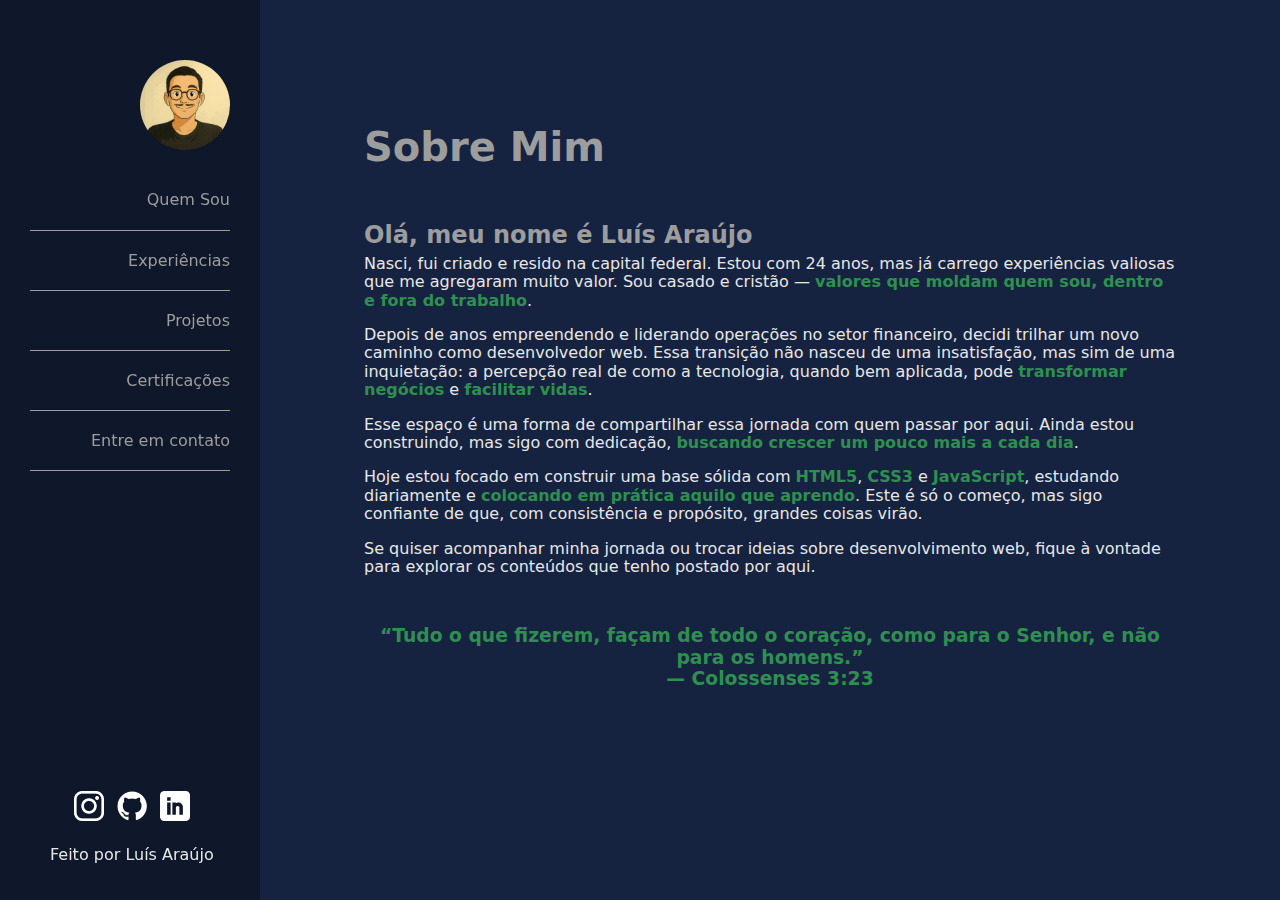
<file: index.html>
<!DOCTYPE html>
<html lang="pt-br">
  <head>
    <meta charset="UTF-8" />
    <meta name="viewport" content="width=device-width, initial-scale=1.0" />
    <title>Who I am</title>

    <link rel="stylesheet" href="CSS/normalize.css" />
    <link rel="stylesheet" href="CSS/style.css" />
  </head>
  <body>
    <header class="main-header">
      <nav class="main-nav">
        <a href="#"
          ><img
            src="images/ChatGPT Image 26 de abr. de 2025, 18_56_52.png"
            alt="imagem do perfil do usuário"
            class="image-profile"
        /></a>

        <ul>
          <li><a href="index.html">Quem Sou</a></li>
          <li><a href="experiences.html">Experiências</a></li>
          <li><a href="projects.html">Projetos</a></li>
          <li><a href="certifications.html">Certificações</a></li>
          <li><a href="my-social-media.html">Entre em contato</a></li>
        </ul>
      </nav>

      <div class="footer-credit">
        <div>
          <a
            href="https://www.instagram.com/luis.vinicius.santos"
            target="_blank"
          >
            <img src="/images/insta.png" alt="instagram" />
          </a>
          <a href="https://github.com/LuisAraujo-Dev" target="_blank">
            <img src="/images/igithub-removebg-preview.png" alt="github" />
          </a>
          <a
            href="https://www.linkedin.com/in/lu%C3%ADs-ara%C3%BAjo-67207526a/"
            target="_blank"
          >
            <img src="/images/Linkedin.png" alt="likedin" />
          </a>
        </div>
        <p>Feito por Luís Araújo</p>
      </div>
    </header>
    <main class="main">
      <h1>Sobre Mim</h1>
      <article>
        <h2>Olá, meu nome é Luís Araújo</h2>
        <div>
          <p>
            Nasci, fui criado e resido na capital federal. Estou com 24 anos,
            mas já carrego experiências valiosas que me agregaram muito valor.
            Sou casado e cristão —
            <span>valores que moldam quem sou, dentro e fora do trabalho</span>.
          </p>

          <p>
            Depois de anos empreendendo e liderando operações no setor
            financeiro, decidi trilhar um novo caminho como desenvolvedor web.
            Essa transição não nasceu de uma insatisfação, mas sim de uma
            inquietação: a percepção real de como a tecnologia, quando bem
            aplicada, pode
            <span>transformar negócios</span> e <span>facilitar vidas</span>.
          </p>

          <p>
            Esse espaço é uma forma de compartilhar essa jornada com quem passar
            por aqui. Ainda estou construindo, mas sigo com dedicação,
            <span>buscando crescer um pouco mais a cada dia</span>.
          </p>
          <p>
            Hoje estou focado em construir uma base sólida com
            <span>HTML5</span>, <span>CSS3</span> e <span>JavaScript</span>,
            estudando diariamente e
            <span>colocando em prática aquilo que aprendo</span>. Este é só o
            começo, mas sigo confiante de que, com consistência e propósito,
            grandes coisas virão.
          </p>
        </div>

        <p>
          Se quiser acompanhar minha jornada ou trocar ideias sobre
          desenvolvimento web, fique à vontade para explorar os conteúdos que
          tenho postado por aqui.
        </p>

        <h3
          style="
            display: flex;
            text-align: center;
            justify-content: center;
            padding-top: 3rem;
          "
        >
          “Tudo o que fizerem, façam de todo o coração, como para o Senhor, e
          não para os homens.” <br />
          — Colossenses 3:23
        </h3>
      </article>
    </main>
  </body>
</html>
</file>
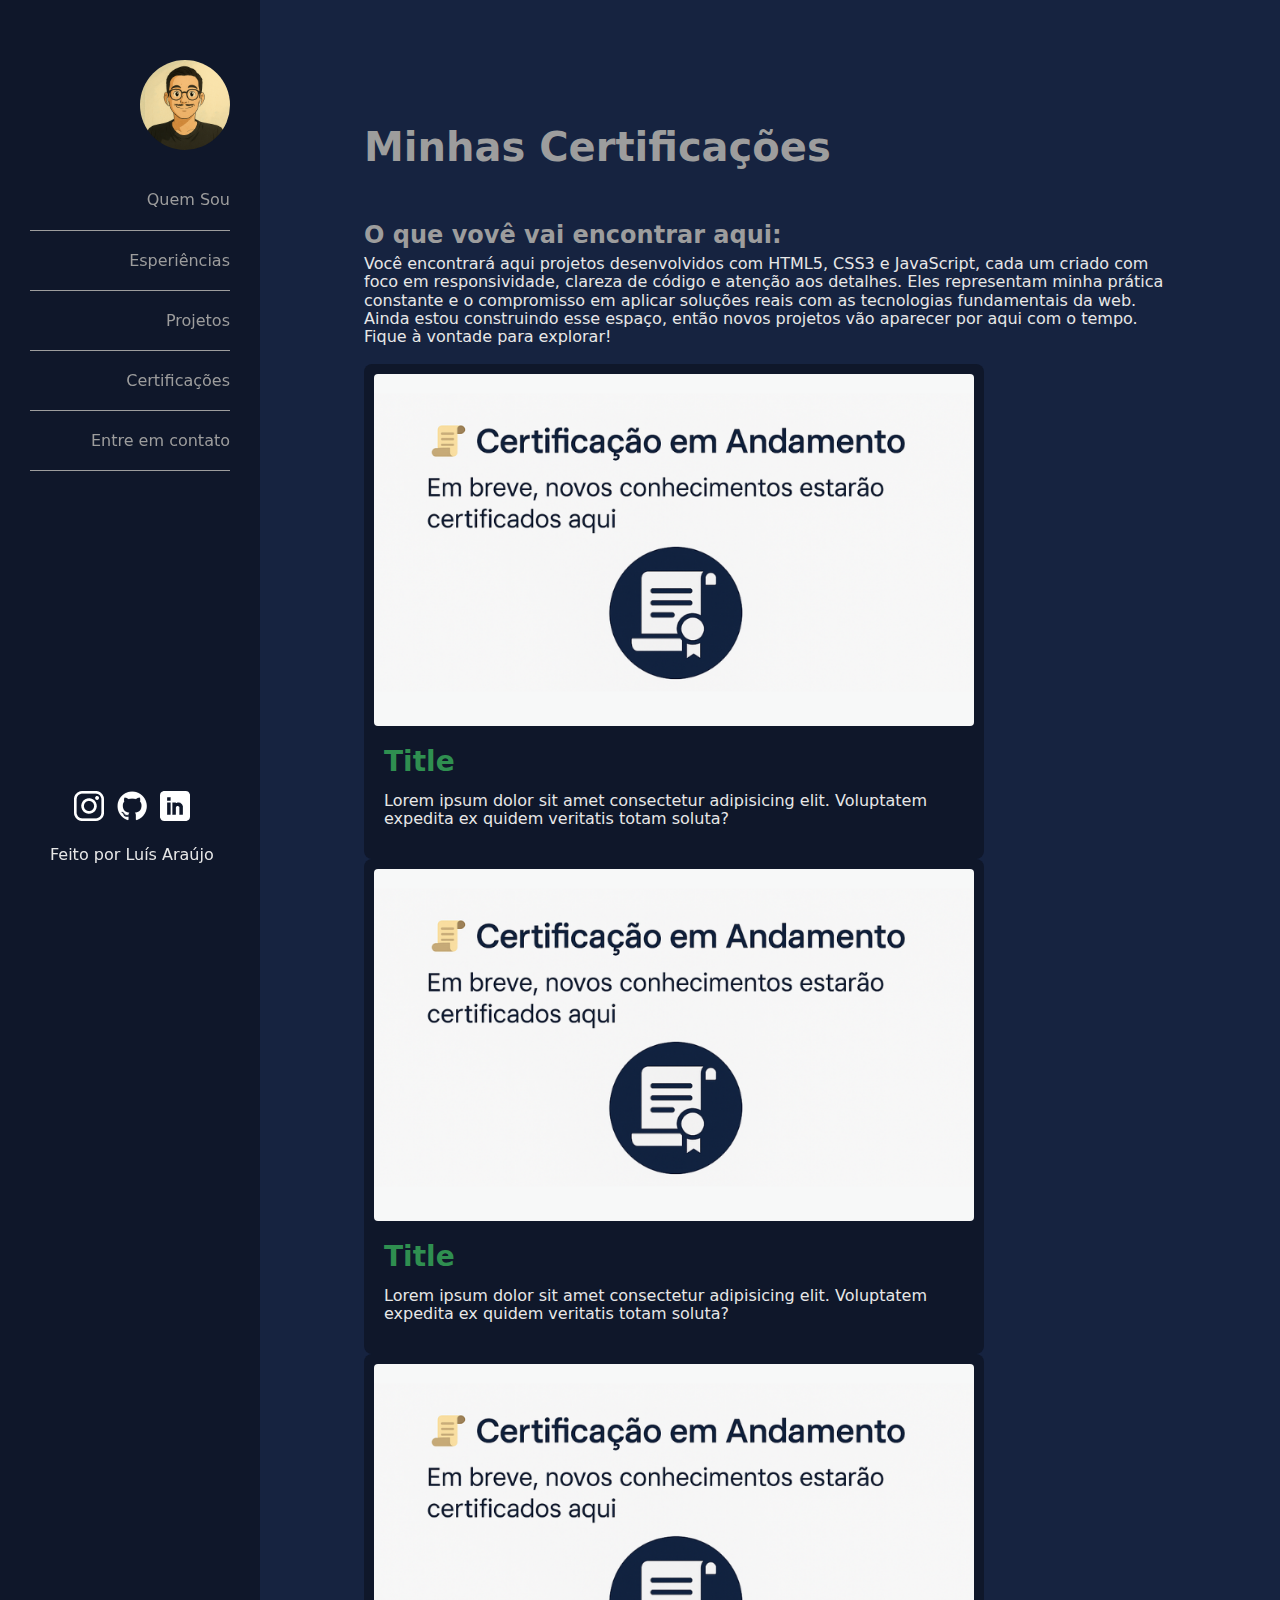
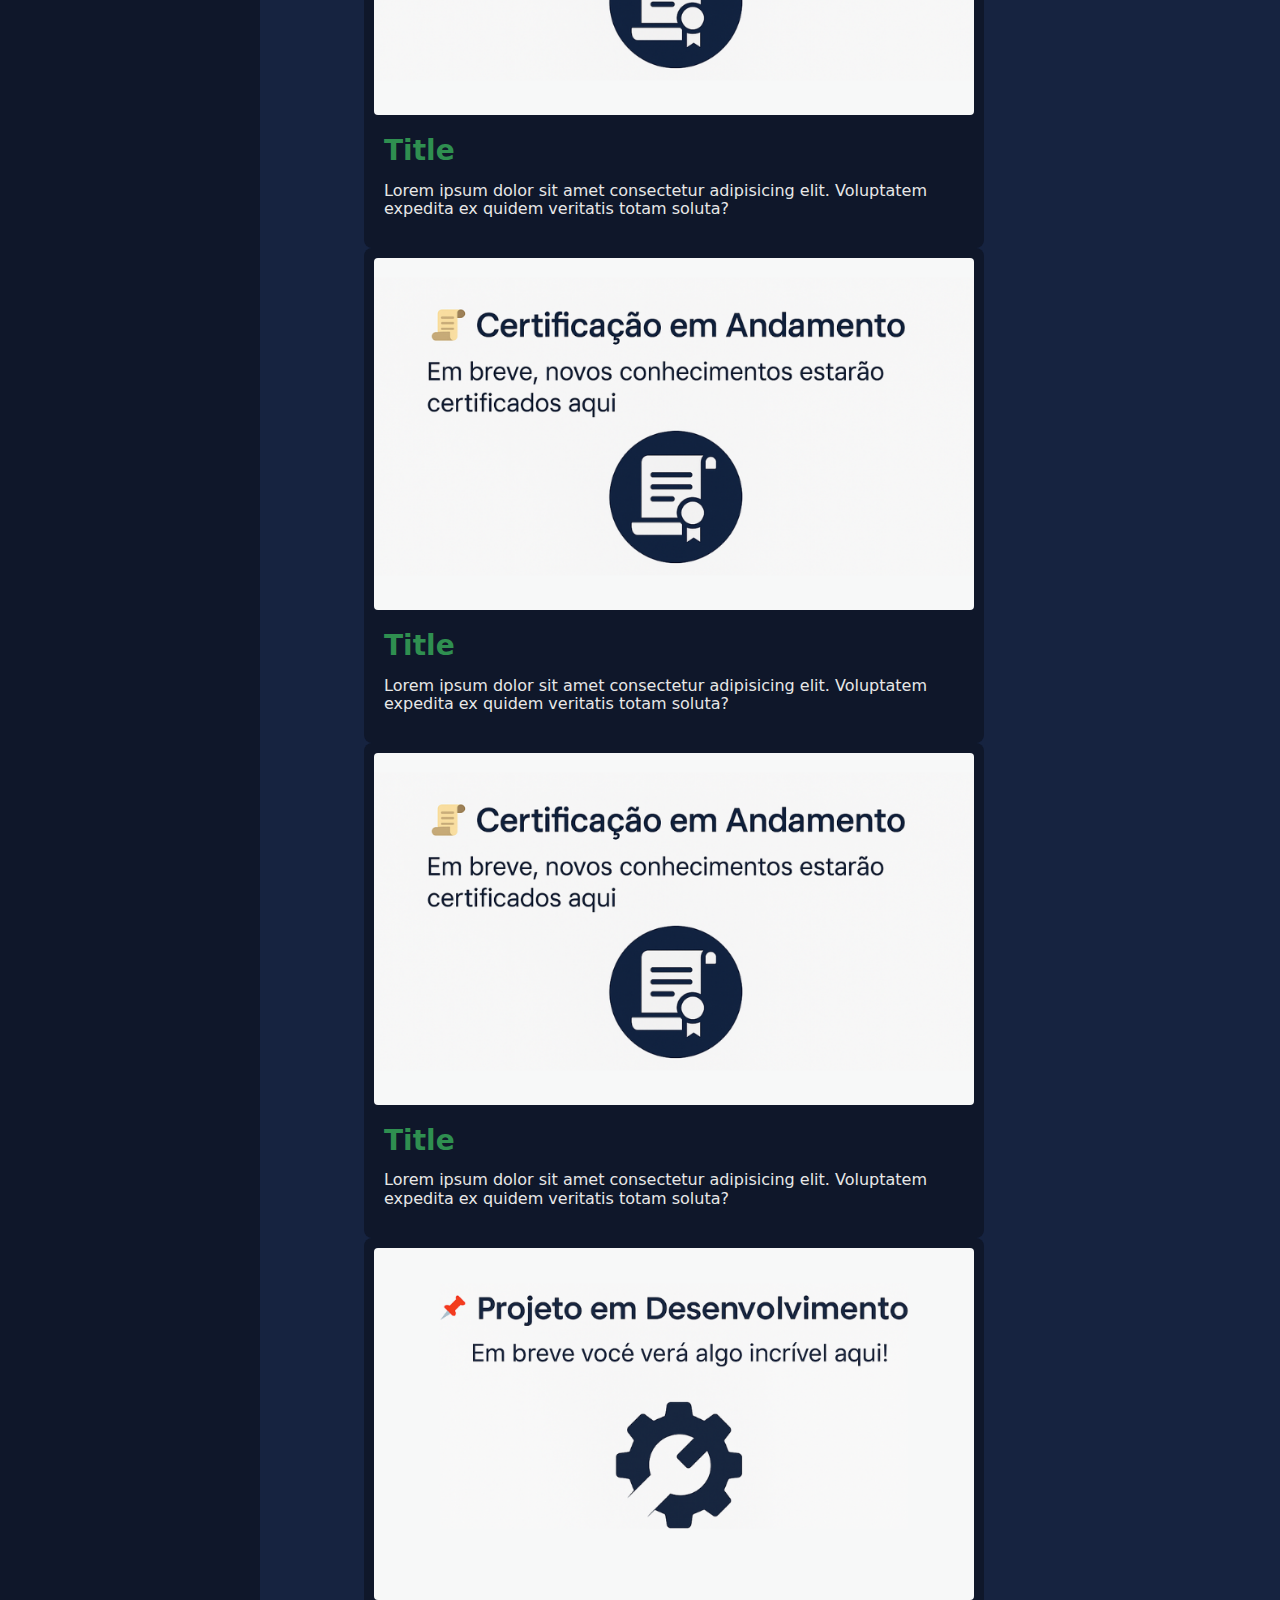
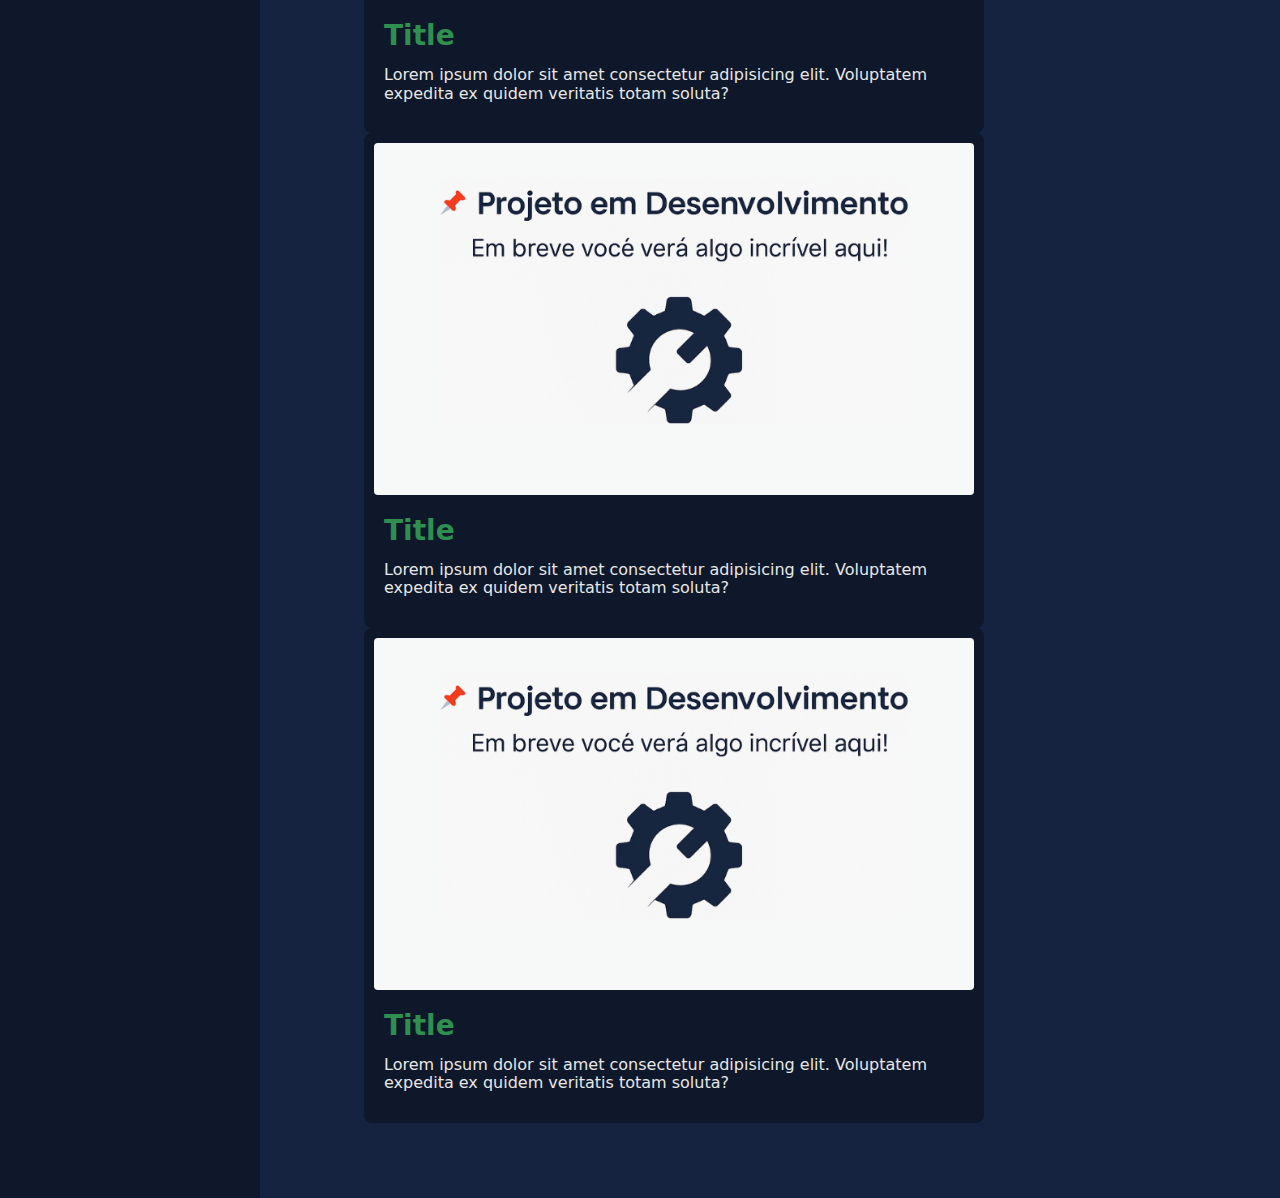
<file: certifications.html>
<!DOCTYPE html>
<html lang="pt-br">
  <head>
    <meta charset="UTF-8" />
    <meta name="viewport" content="width=device-width, initial-scale=1.0" />
    <title>My Cerfications</title>

    <link rel="stylesheet" href="CSS/normalize.css" />
    <link rel="stylesheet" href="CSS/style.css" />
  </head>
  <body>
    <header class="main-header">
      <nav class="main-nav">
        <a href="#"
          ><img
            src="images/ChatGPT Image 26 de abr. de 2025, 18_56_52.png"
            alt="imagem do perfil do usuário"
            class="image-profile"
        /></a>

        <ul>
          <li><a href="index.html">Quem Sou</a></li>
          <li><a href="experiences.html">Esperiências</a></li>
          <li><a href="projects.html">Projetos</a></li>
          <li><a href="certifications.html">Certificações</a></li>
          <li><a href="my-social-media.html">Entre em contato</a></li>
        </ul>
      </nav>

      <div class="footer-credit">
        <div>
          <a href="https://www.instagram.com/luisaraujo.dev" target="_blank">
            <img src="/images/insta.png" alt="instagram" />
          </a>
          <a href="https://github.com/LuisAraujo-Dev" target="_blank">
            <img src="/images/igithub-removebg-preview.png" alt="github" />
          </a>
          <a
            href="https://www.linkedin.com/in/lu%C3%ADs-ara%C3%BAjo-dev/"
            target="_blank"
          >
            <img src="/images/Linkedin.png" alt="likedin" />
          </a>
        </div>
        <p>Feito por Luís Araújo</p>
      </div>
    </header>
    <main class="main">
      <h1>Minhas Certificações</h1>
      <article>
        <h2>O que vovê vai encontrar aqui:</h2>
        <p>
          Você encontrará aqui projetos desenvolvidos com HTML5, CSS3 e
          JavaScript, cada um criado com foco em responsividade, clareza de
          código e atenção aos detalhes. Eles representam minha prática
          constante e o compromisso em aplicar soluções reais com as tecnologias
          fundamentais da web. <br />
          Ainda estou construindo esse espaço, então novos projetos vão aparecer
          por aqui com o tempo. Fique à vontade para explorar!
        </p>
      </article>

      <div class="certifications-cards">
        <article class="card">
          <img src="images/Certificações em Andamento.png" alt="" />
          <div class="card_content">
            <h3 class="card_title">Title</h3>
            <p>
              Lorem ipsum dolor sit amet consectetur adipisicing elit.
              Voluptatem expedita ex quidem veritatis totam soluta?
            </p>
          </div>
        </article>

        <article class="card">
          <img src="images/Certificações em Andamento.png" alt="" />
          <div class="card_content">
            <h3 class="card_title">Title</h3>
            <p>
              Lorem ipsum dolor sit amet consectetur adipisicing elit.
              Voluptatem expedita ex quidem veritatis totam soluta?
            </p>
          </div>
        </article>

        <article class="card">
          <img src="images/Certificações em Andamento.png" alt="" />
          <div class="card_content">
            <h3 class="card_title">Title</h3>
            <p>
              Lorem ipsum dolor sit amet consectetur adipisicing elit.
              Voluptatem expedita ex quidem veritatis totam soluta?
            </p>
          </div>
        </article>

        <article class="card">
          <img src="images/Certificações em Andamento.png" alt="" />
          <div class="card_content">
            <h3 class="card_title">Title</h3>
            <p>
              Lorem ipsum dolor sit amet consectetur adipisicing elit.
              Voluptatem expedita ex quidem veritatis totam soluta?
            </p>
          </div>
        </article>

        <article class="card">
          <img src="images/Certificações em Andamento.png" alt="" />
          <div class="card_content">
            <h3 class="card_title">Title</h3>
            <p>
              Lorem ipsum dolor sit amet consectetur adipisicing elit.
              Voluptatem expedita ex quidem veritatis totam soluta?
            </p>
          </div>
        </article>

        <article class="card">
          <img src="images/Proteto-em-desenvolvimento.png" alt="" />
          <div class="card_content">
            <h3 class="card_title">Title</h3>
            <p>
              Lorem ipsum dolor sit amet consectetur adipisicing elit.
              Voluptatem expedita ex quidem veritatis totam soluta?
            </p>
          </div>
        </article>

        <article class="card">
          <img src="images/Proteto-em-desenvolvimento.png" alt="" />
          <div class="card_content">
            <h3 class="card_title">Title</h3>
            <p>
              Lorem ipsum dolor sit amet consectetur adipisicing elit.
              Voluptatem expedita ex quidem veritatis totam soluta?
            </p>
          </div>
        </article>

        <article class="card">
          <img src="images/Proteto-em-desenvolvimento.png" alt="" />
          <div class="card_content">
            <h3 class="card_title">Title</h3>
            <p>
              Lorem ipsum dolor sit amet consectetur adipisicing elit.
              Voluptatem expedita ex quidem veritatis totam soluta?
            </p>
          </div>
        </article>
      </div>
    </main>
  </body>
</html>
</file>
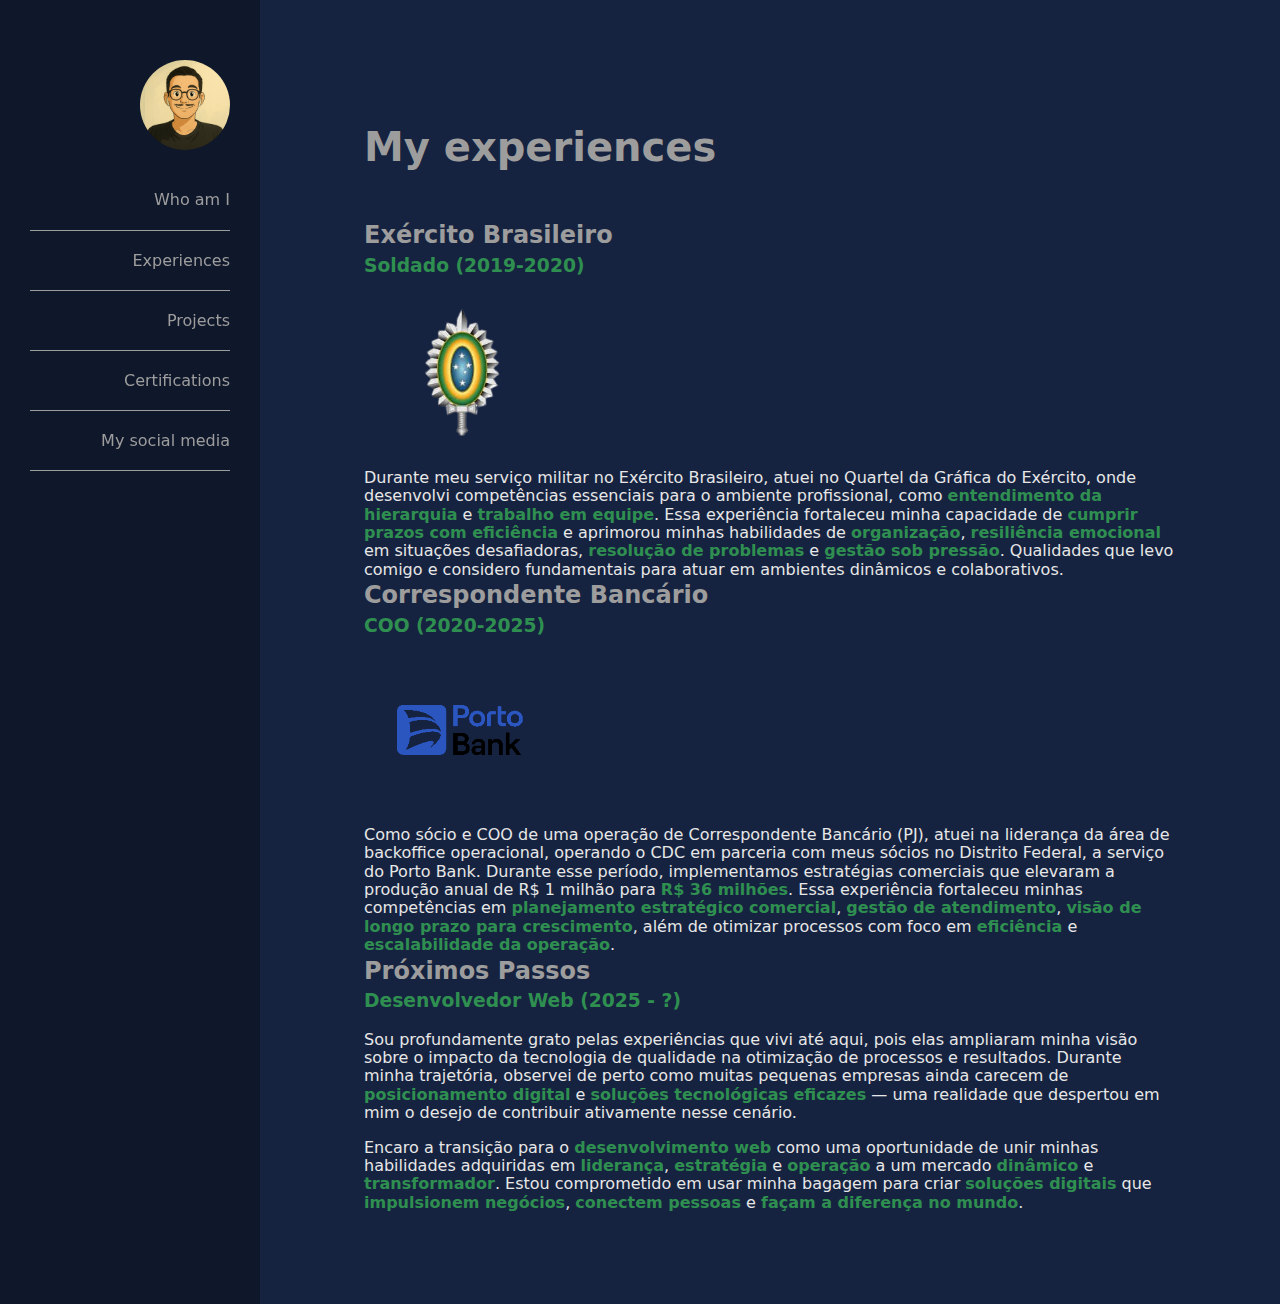
<file: experiences.html>
<!DOCTYPE html>
<html lang="en">
<head>
    <meta charset="UTF-8">
    <meta name="viewport" content="width=device-width, initial-scale=1.0">
    <title>My experiences</title>

    <link rel="stylesheet" href="CSS/normalize.css">
    <link rel="stylesheet" href="CSS/style.css">
</head>
<body>
    <header class="main-header">
        <nav class="main-nav">
            <a href="#"><img src="images/ChatGPT Image 26 de abr. de 2025, 18_56_52.png" alt="imagem do perfil do usuário" class="image-profile"></a>

            <ul>
                <li><a href="index.html">Who am I</a></li>
                <li><a href="experiences.html">Experiences</a></li>
                <li><a href="#">Projects</a></li>
                <li><a href="#">Certifications</a></li>
                <li><a href="#">My social media</a></li>
            </ul>
        </nav>
    </header>
    <main class="main">
        <h1>My experiences</h1>
        <article>
            <h2>Exército Brasileiro</h2>
            <h3>Soldado (2019-2020)</h3>
            <img src="images/logo-exercito-brasileiro.png" alt="Brasão do Exercíto Brasileiro" class="image-experiences">
            <p>Durante meu serviço militar no Exército Brasileiro, atuei no Quartel da Gráfica do Exército, onde desenvolvi competências essenciais para o ambiente profissional, como <span>entendimento da hierarquia</span> e <span>trabalho em equipe</span>. Essa experiência fortaleceu minha capacidade de <span>cumprir prazos com eficiência</span> e aprimorou minhas habilidades de <span>organização</span>, <span>resiliência emocional</span> em situações desafiadoras, <span>resolução de problemas</span> e <span>gestão sob pressão</span>. Qualidades que levo comigo e considero fundamentais para atuar em ambientes dinâmicos e colaborativos.</p>

            <h2>Correspondente Bancário</h2>
<h3>COO (2020-2025)</h3>
<img src="images/logo-portobank.png" alt="Logomarca da Porto Bank" class="image-experiences">
<p>
    Como sócio e COO de uma operação de Correspondente Bancário (PJ), atuei na liderança da área de backoffice operacional, operando o CDC em parceria com meus sócios no Distrito Federal, a serviço do Porto Bank. Durante esse período, implementamos estratégias comerciais que elevaram a produção anual de R$ 1 milhão para <span>R$ 36 milhões</span>. Essa experiência fortaleceu minhas competências em <span>planejamento estratégico comercial</span>, <span>gestão de atendimento</span>, <span>visão de longo prazo para crescimento</span>, além de otimizar processos com foco em <span>eficiência</span> e <span>escalabilidade da operação</span>.</p>

    <h2>Próximos Passos</h2>
<h3>Desenvolvedor Web (2025 - ?)</h3>
<p>
    Sou profundamente grato pelas experiências que vivi até aqui, pois elas ampliaram minha visão sobre o impacto da tecnologia de qualidade na otimização de processos e resultados. Durante minha trajetória, observei de perto como muitas pequenas empresas ainda carecem de <span>posicionamento digital</span> e <span>soluções tecnológicas eficazes</span> — uma realidade que despertou em mim o desejo de contribuir ativamente nesse cenário.  
</p>
<p>
    Encaro a transição para o <span>desenvolvimento web</span> como uma oportunidade de unir minhas habilidades adquiridas em <span>liderança</span>, <span>estratégia</span> e <span>operação</span> a um mercado <span>dinâmico</span> e <span>transformador</span>. Estou comprometido em usar minha bagagem para criar <span>soluções digitais</span> que <span>impulsionem negócios</span>, <span>conectem pessoas</span> e <span>façam a diferença no mundo</span>.
</p>
    </article>
    </main>
    
</body>
</html>
</file>
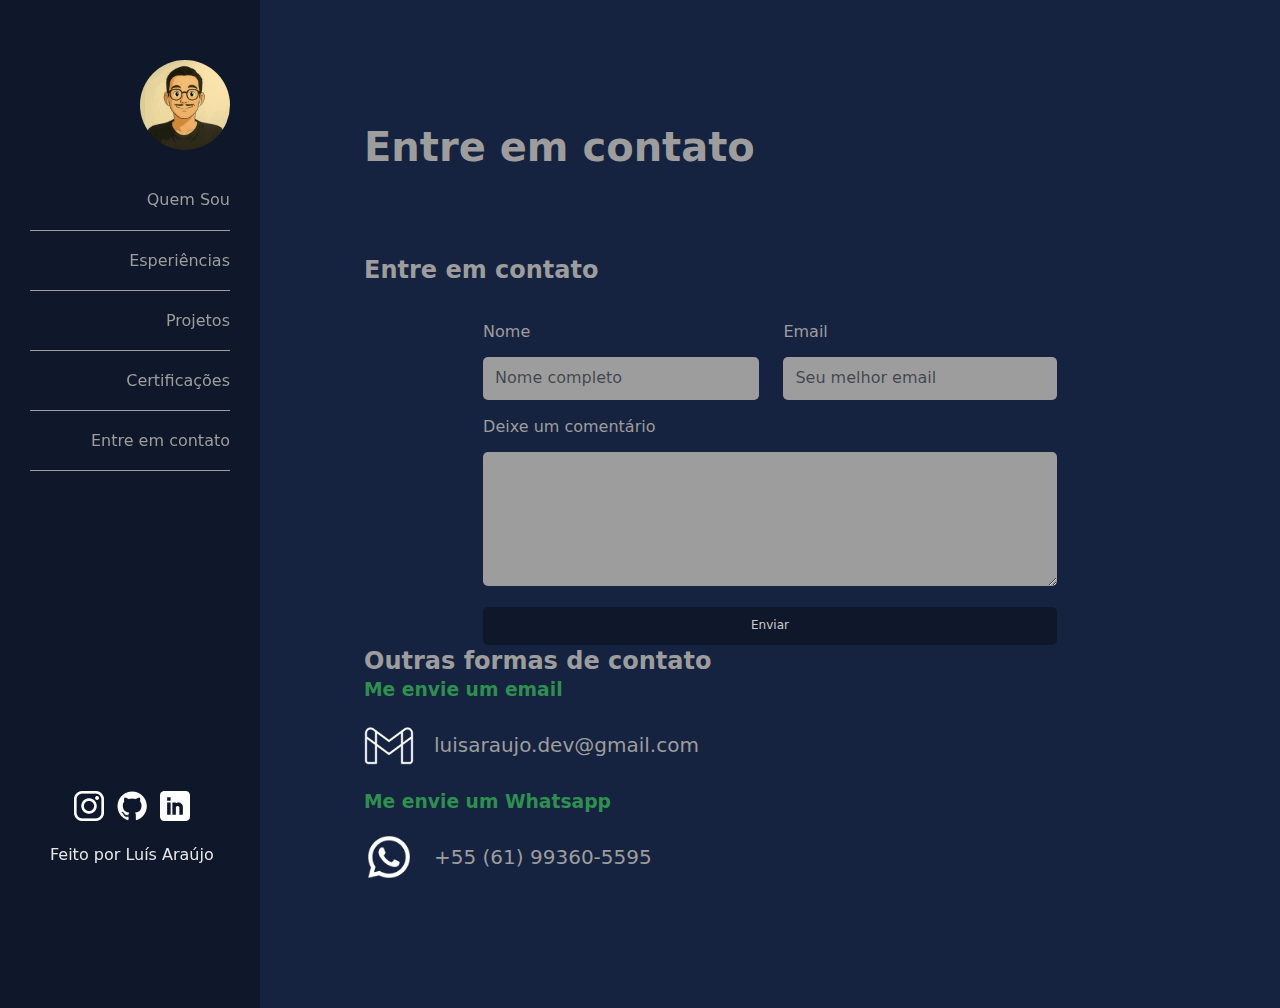
<file: my-social-media.html>
<!DOCTYPE html>
<html lang="pt-br">
  <head>
    <meta charset="UTF-8" />
    <meta name="viewport" content="width=device-width, initial-scale=1.0" />
    <title>My Social Media</title>

    <link rel="stylesheet" href="CSS/normalize.css" />
    <link rel="stylesheet" href="CSS/style.css" />
  </head>
  <body>
    <header class="main-header">
      <nav class="main-nav">
        <a href="#"
          ><img
            src="images/ChatGPT Image 26 de abr. de 2025, 18_56_52.png"
            alt="imagem do perfil do usuário"
            class="image-profile"
        /></a>

        <ul>
          <li><a href="index.html">Quem Sou</a></li>
          <li><a href="experiences.html">Esperiências</a></li>
          <li><a href="projects.html">Projetos</a></li>
          <li><a href="certifications.html">Certificações</a></li>
          <li><a href="my-social-media.html">Entre em contato</a></li>
        </ul>
      </nav>

      <div class="footer-credit">
        <div>
          <a href="https://www.instagram.com/luisaraujo.dev" target="_blank">
            <img src="/images/insta.png" alt="instagram" />
          </a>
          <a href="https://github.com/LuisAraujo-Dev" target="_blank">
            <img src="/images/igithub-removebg-preview.png" alt="github" />
          </a>
          <a
            href="https://www.linkedin.com/in/lu%C3%ADs-ara%C3%BAjo-dev/"
            target="_blank"
          >
            <img src="/images/Linkedin.png" alt="likedin" />
          </a>
        </div>
        <p>Feito por Luís Araújo</p>
      </div>
    </header>
    <main class="main">
      <h1>Entre em contato</h1>
      <article>
        <div class="experiences">
          <article>
            <h2>Entre em contato</h2>
            <div class="row">
              <form action="">
                <div class="row">
                  <div>
                    <label for="name">Nome</label>
                    <input
                      type="text"
                      name="name"
                      id="name"
                      placeholder="Nome completo"
                      autocomplete="off"
                    />
                  </div>
                  <div>
                    <label for="email">Email</label>
                    <input
                      type="email"
                      name="email"
                      id="email"
                      placeholder="Seu melhor email"
                      autocomplete="off"
                    />
                  </div>
                </div>
                <label for="mensage"> Deixe um comentário</label>
                <textarea name="mensage" id="mensage" rows="6"></textarea>

                <input type="submit" value="Enviar" class="btn" />
              </form>
            </div>
          </article>
          <h2 class="title-experiences">Outras formas de contato</h2>
          <h3>Me envie um email</h3>
          <div class="container-contact">
            <a href="#"
              ><img
                src="images/Gmail.png"
                alt="imagem gmail"
              />luisaraujo.dev@gmail.com</a
            >
          </div>
          <div class="container-contact">
            <h3>Me envie um Whatsapp</h3>
            <a href="#"
              ><img src="images/whatsapp.png" alt="imagem Whatsapp" /> +55 (61)
              99360-5595</a
            >
          </div>
        </div>
      </article>
    </main>
  </body>
</html>
</file>
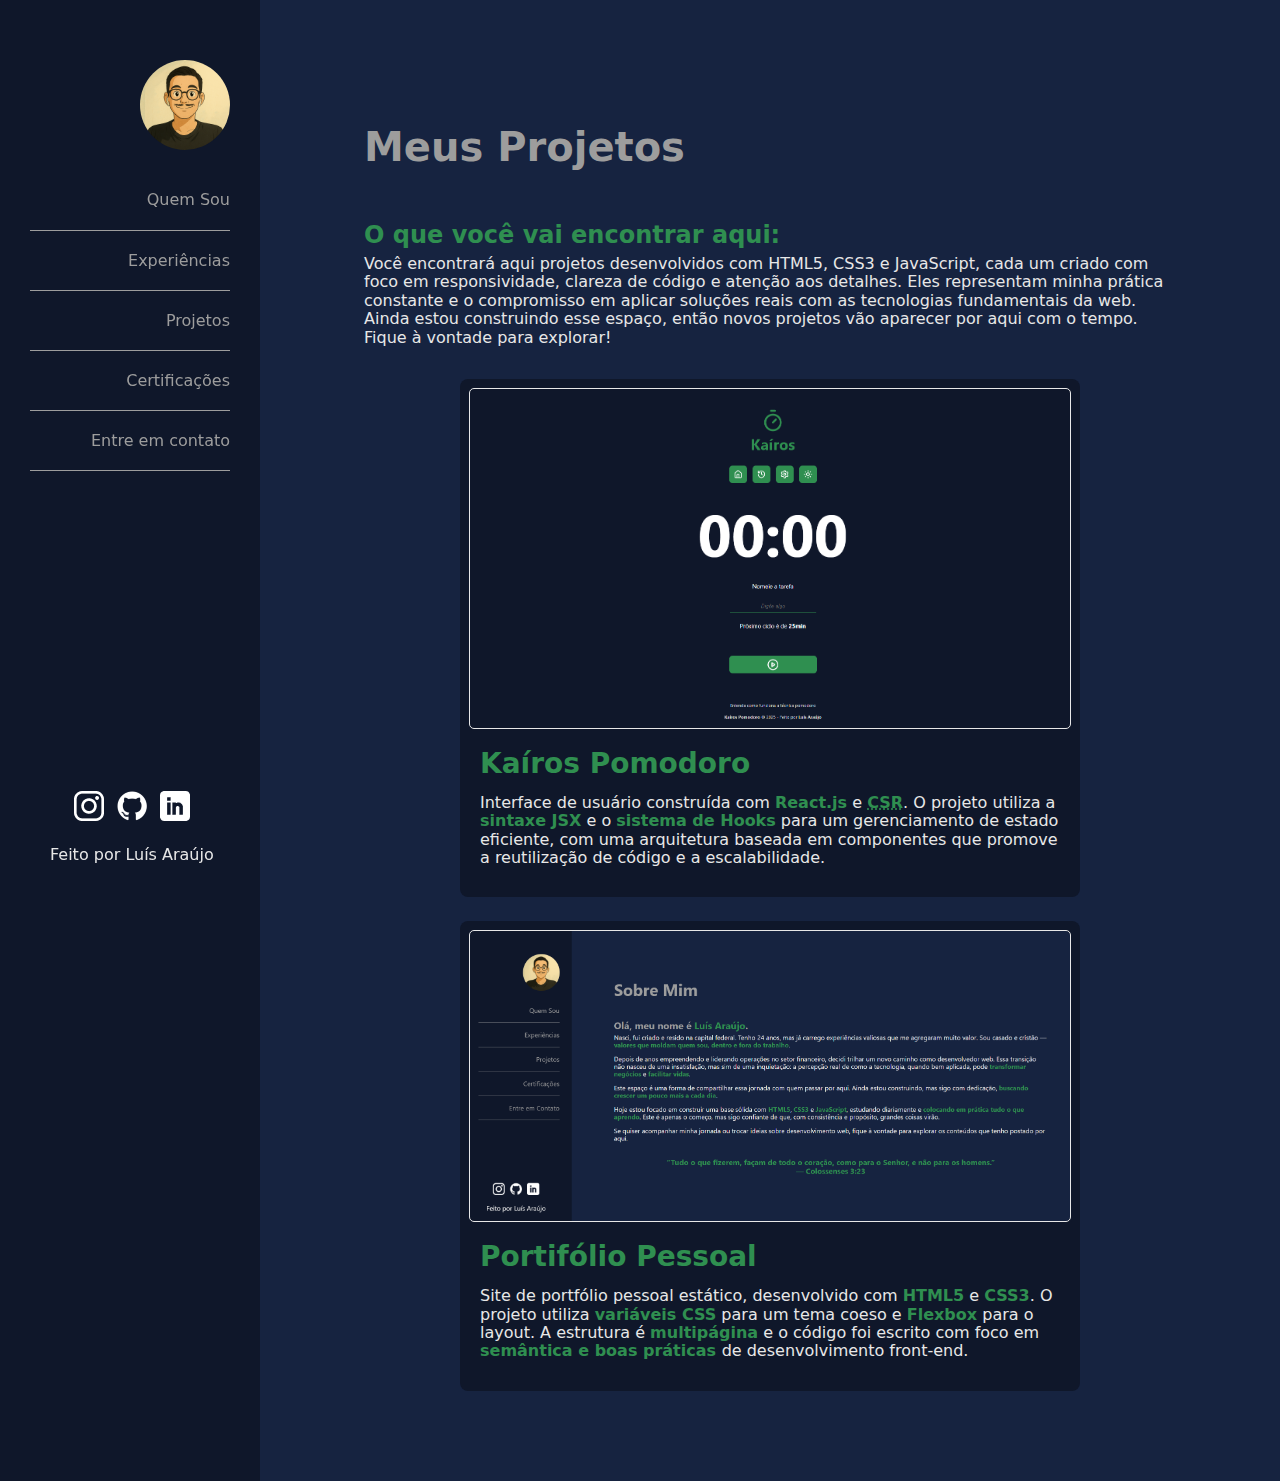
<file: projects.html>
<!DOCTYPE html>
<html lang="en">
  <head>
    <meta charset="UTF-8" />
    <meta name="viewport" content="width=device-width, initial-scale=1.0" />
    <title>Projetos</title>

    <link rel="stylesheet" href="CSS/normalize.css" />
    <link rel="stylesheet" href="CSS/style.css" />
  </head>
  <body>
    <header class="main-header">
      <nav class="main-nav">
        <a href="#"
          ><img
            src="images/ChatGPT Image 26 de abr. de 2025, 18_56_52.png"
            alt="imagem do perfil do usuário"
            class="image-profile"
        /></a>

        <ul>
          <li><a href="index.html">Quem Sou</a></li>
          <li><a href="experiences.html">Experiências</a></li>
          <li><a href="projects.html">Projetos</a></li>
          <li><a href="certifications.html">Certificações</a></li>
          <li><a href="my-social-media.html">Entre em contato</a></li>
        </ul>
      </nav>

      <div class="footer-credit">
        <div>
          <a href="https://www.instagram.com/luisaraujo.dev" target="_blank">
            <img src="/images/insta.png" alt="instagram" />
          </a>
          <a href="https://github.com/LuisAraujo-Dev" target="_blank">
            <img src="/images/igithub-removebg-preview.png" alt="github" />
          </a>
          <a
            href="https://www.linkedin.com/in/lu%C3%ADs-ara%C3%BAjo-dev/"
            target="_blank"
          >
            <img src="/images/Linkedin.png" alt="likedin" />
          </a>
        </div>
        <p>Feito por Luís Araújo</p>
      </div>
    </header>
    <main class="main">
      <h1>Meus Projetos</h1>
      <article>
        <h2 class="header">O que você vai encontrar aqui:</h2>
        <p>
          Você encontrará aqui projetos desenvolvidos com HTML5, CSS3 e
          JavaScript, cada um criado com foco em responsividade, clareza de
          código e atenção aos detalhes. Eles representam minha prática
          constante e o compromisso em aplicar soluções reais com as tecnologias
          fundamentais da web. <br />
          Ainda estou construindo esse espaço, então novos projetos vão aparecer
          por aqui com o tempo. Fique à vontade para explorar!
        </p>
      </article>

      
      <div class="column">
        <article class="card">
          <div class="image-container">
          <a href="https://kairos-pomodoro.vercel.app/" target="_blank"><img src="images/Projeto Kairos Pomodoro.png" alt="" /></a>
          </div>
          <div class="card_content">
            <h3 class="card_title"><a href="https://kairos-pomodoro.vercel.app/" target="_blank">Kaíros Pomodoro</a></h3>
            <p>
              Interface de usuário construída com <span>React.js</span> e <span><abbr title="client-side rendering">CSR</abbr></span>. O projeto utiliza a <span>sintaxe JSX</span> e o <span>sistema de Hooks</span> para um gerenciamento de estado eficiente, com uma arquitetura baseada em <spam>componentes que promove a reutilização de código e a escalabilidade</spam>.
            </p>
          </div>
        </article>

        <article class="card">
          <div class="image-container">
          <a href="https://kairos-pomodoro.vercel.app/" target="_blank"><img src="images/Portifólio.png" alt="" /></a>
          </div>
          <div class="card_content">
            <h3 class="card_title"><a href="https://kairos-pomodoro.vercel.app/" target="_blank">Portifólio Pessoal</a></h3>
            <p>
              <p> Site de portfólio pessoal estático, desenvolvido com <span>HTML5</span> e <span>CSS3</span>. O projeto utiliza <span>variáveis CSS</span> para um tema coeso e <span>Flexbox</span> para o layout. A estrutura é <span>multipágina</span> e o código foi escrito com foco em <span>semântica e boas práticas </span>de desenvolvimento front-end. </p>
            </p>
          </div>
        </article>
      </div>
    </main>
  </body>
</html>
</file>
<file: CSS/style.css>
:root {
  --second-text-green: #2f8f50;
  --dark-blue: #0f172a;
  --default-blue: #162340;
  --dark-text-gray: #9d9d9d;
}

html {
  font-size: 62.5%;
  color: var(--dark-text-gray);
}

body {
  display: flex;
  font-family: system-ui, -apple-system, BlinkMacSystemFont, Segoe UI, Roboto,
    Oxygen, Ubuntu, Cantarell, Open Sans, Helvetica Neue, sans-serif;
  min-height: 100vh;
}

a {
  text-decoration: none;
}

.main-header {
  flex: 0 0 26rem;
  background-color: var(--dark-blue);
  flex-direction: column;
  display: flex;
}

.main {
  flex: 1 0;
  background-color: var(--default-blue);
  padding: 6.5em 6.5em 7.5rem;
}

.header {
  font-size: 2.4rem;
  color: var(--second-text-green);
  margin-bottom: 2rem;
}

.main-header,
.main {
  font-size: 1.6rem;
}

a {
  color: inherit;
}

.image-profile {
  height: 90px;
  border-radius: 50%;
}

.main-nav {
  text-align: right;
  padding: 6rem 2rem 2rem;
  position: fixed;
  left: 1rem;
  width: 200px;
}
.footer-credit {
  margin-top: auto;
  text-align: center;
  font-size: 1.6rem;
  padding-bottom: 2rem;
  position: fixed;
  bottom: 0;
  left: 5rem;
  display: inline-block;
}

.main-nav ul {
  padding: 0;
  list-style-type: none;
}

.main-nav ul a {
  display: block;
  padding: 1.2rem 0;
  transition: padding-right 0.2s, background-color 0.4s;
  background-color: transparent;
  line-height: 1.7;
}

.main-nav ul a:hover,
.main-nav a:focus {
  background-color: var(--default-blue);
  padding-right: 1rem;
}

.main-nav li {
  border-bottom: solid 1px var(--dark-text-gray);
  padding: 0.4rem 0;
}

h1 {
  font-size: 4rem;
  color: var(--dark-text-gray);
  margin-top: 2rem;
  margin-bottom: 3rem;
}

h3,
h4,
h5,
h6 {
  color: var(--second-text-green);
}

h2 {
  margin-top: 0;
  line-height: 0;
}

article {
  padding-top: 35px;
  padding-bottom: 1px;
}

span {
  color: var(--second-text-green);
  font-weight: bold;
}

.experiences {
  margin-bottom: 5rem;
}

.title-experiences {
  margin-bottom: 0.5rem;
}

.experiences h3 {
  margin-bottom: 1.5rem;
}

.container-experiences {
  display: flex;
  gap: 20px;
  align-items: center;
  border-left: solid 1px var(--second-text-green);
}

.image-experiences {
  width: 150px;
  height: auto;
  border-radius: 8px;
  padding-left: 2.3rem;
}

.container-experiences p {
  flex: 1;
  line-height: 1.6;
  text-align: justify;
}

p {
  color: #e7e7e7;
}

.card {
  background-color: var(--dark-blue);
  flex: 1 1 30rem;
  max-width: 600px;
  min-width: 380px;
  padding: 1rem;
  border-radius: 8px;
}



.card_content {
  margin: 2rem 1rem;
}

.card_content p,
.card_title {
  margin: 0;
}

.card_title {
  font-size: 1.75em;
  margin-bottom: 0.5em;
}

.image-container {
  overflow: hidden;
  outline: solid #e7e7e7 0.05rem;
  border-radius: 0.4rem;
}

.card img {
  max-width: 100%;
  height: auto;
  display: block;
  border-radius: 0.4rem;
  transition: all 0.6s ease;
}

.card img:hover {
  transform: scale(1.05);
}

.row {
  display: flex;
  flex-wrap: wrap;
  gap: 1.5em;
  padding: 1.5rem 0;
  max-width: 100%;
  overflow-x: hidden;
  justify-content: center;
}

.column {
  display: flex;
  flex-direction: column;
  gap: 1.5em;
  padding: 1.5rem 0;
  max-width: 100%;
  overflow-x: hidden;
  align-items: center;
}

.footer-credit img {
  padding: 0.4rem;
}

input,
label,
textarea {
  display: inline-block;
  width: 100%;
  box-sizing: border-box;
}

input,
textarea {
  background-color: var(--dark-text-gray);
  padding: 1.2rem;
  border-radius: 0.5rem;
  margin-top: 1.6rem;
  border: 0;
}

input::placeholder {
  color: #090f1d9f;
}

.row .row {
  padding: 0;
}

.btn {
  background-color: var(--dark-blue);
  border: solid 2px var(--color-dark);
  color: #ccc;
  font-size: 1.2rem;
  cursor: pointer;
  transition: all 0.3s;
}

.btn:hover {
  background-color: #090f1d;
}

label {
  padding-top: 1.8rem;
}

.container-contact {
  gap: 20rem;
}

.container-contact a img {
  height: 5rem;
}

.container-contact a {
  display: flex;
  align-items: center;
  gap: 2rem;
  font-size: 2rem;
  margin: 2rem auto;
}

.verse {
  text-align: center;
  margin-top: 4rem;
}

.certifications {
  display: flex;
  align-items: center;
  flex-direction: column;
  flex-wrap: wrap;
  justify-content: space-between;
  gap: 2rem;
}
</file>
